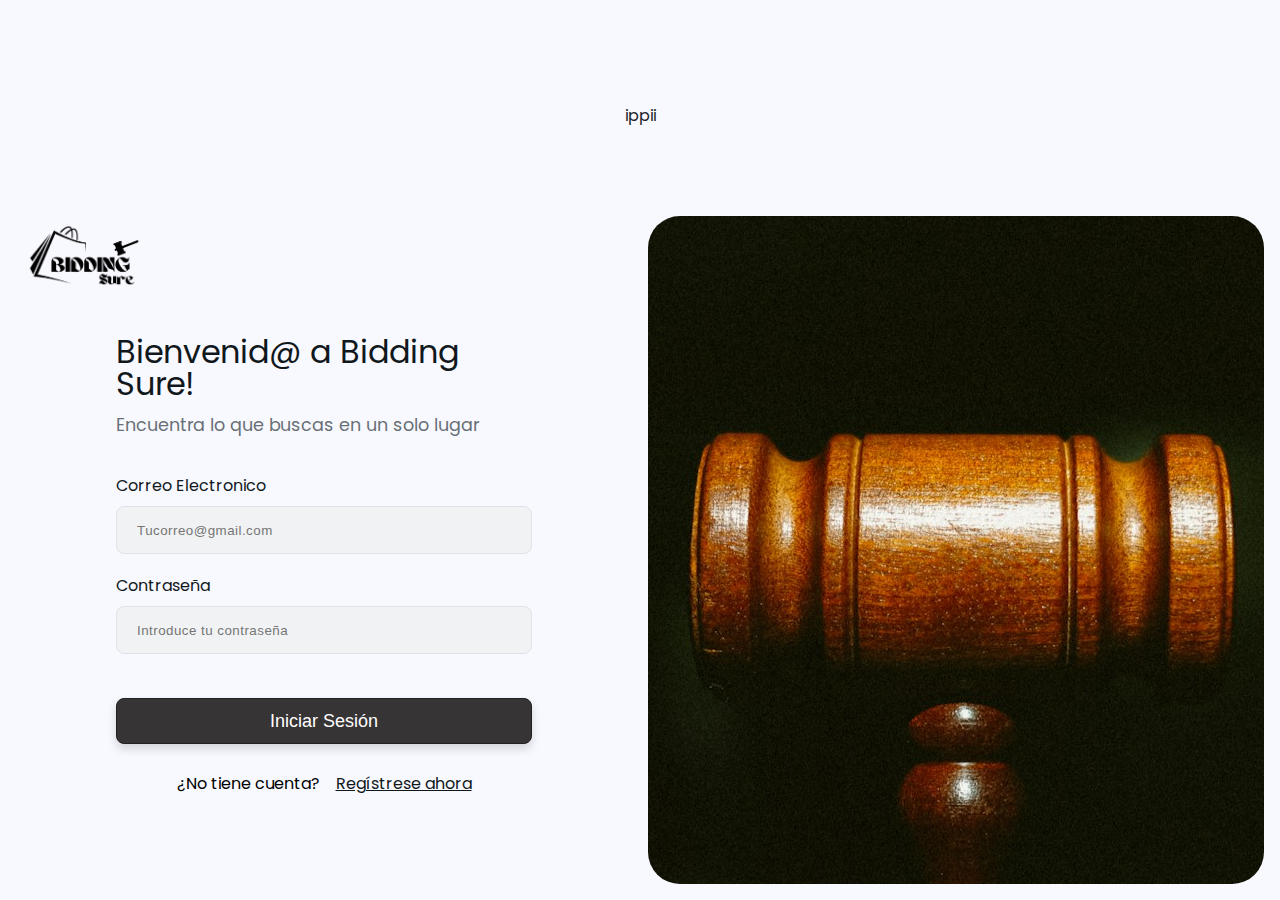
<file: CreaJ2024/HTML/InicioSesion.html>
ippii

<!DOCTYPE html>
<html lang="en">
<head>
    <meta charset="UTF-8">
    <title>Inicio de sesion</title>
    <meta name="viewport" content="width=device-width, initial-scale=1.0">
    <link rel="preconnect" href="https://fonts.googleapis.com">
    <link rel="shortcut icon" href="../Imagenes/logo-mini.png" type="image/x-icon">
    <link rel="preconnect" href="https://fonts.gstatic.com" crossorigin>
    <link href="https://fonts.googleapis.com/css2?family=Poppins&display=swap" rel="stylesheet">
    <link rel="stylesheet" href="../css/estilos.css">
</head>
<body class="BoddyDos">
    <div class="form-wrapper">
        <main class="form-side">
            <a href="../HTML/index.html" title="Logo">
                <img src="../Imagenes/Logo_grande_negro.png" alt="Laplace Logo" class="logo">
            </a>
            <form class="my-form">
                <div class="form-welcome-row">
                    <h1>Bienvenid@ a Bidding Sure!</h1>
                    <h2>Encuentra lo que buscas en un solo lugar</h2>
                </div>
                <div class="text-field">
                    <label for="email">Correo Electronico</label>
                    <input type="email" id="email" name="email" autocomplete="off" placeholder="Tucorreo@gmail.com"
                        required>
                    <div class="error-message">Email in incorrect format</div>
                </div>
                <div class="text-field">
                    <label for="password">Contraseña</label>
                    <input id="password" type="password" name="password" placeholder="Introduce tu contraseña" title="Mínimo 6 caracteres, al menos 1 alfabeto y 1 número"
                        pattern="^(?=.*[A-Za-z])(?=.*\d)[A-Za-z\d]{6,}$" required>
                    <div class="error-message">Mínimo 6 caracteres, al menos 1 alfabeto y 1 número</div>
                </div>
                <button class="my-form__button" type="submit">
                    Iniciar Sesión
                </button>
                <div class="my-form__actions">
                    <div class="my-form__row_Cuenta">
                        <span>¿No tiene cuenta?</span>
                        <a href="../HTML/Registro.html" title="Reset Password">
                            Regístrese ahora
                        </a>
                    </div>
                </div>
            </form>
        </main>
        <aside class="info-side"></aside>
    </div>
    
</body>
</html>
</file>
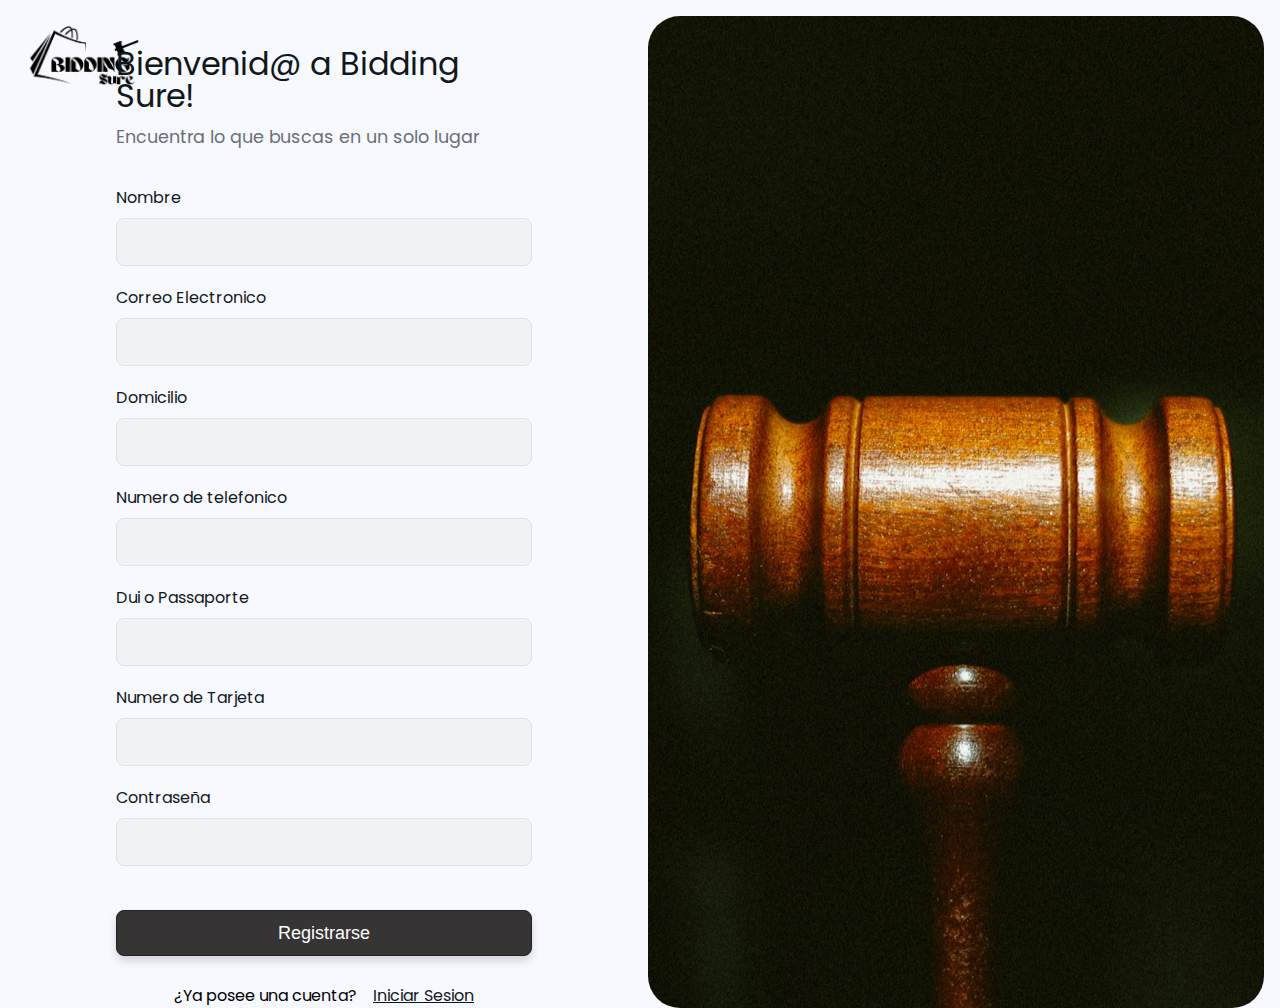
<file: CreaJ2024/HTML/Registro.html>
<!DOCTYPE html>
<html lang="en">
<head>
    <meta charset="UTF-8">
    <title>Registro</title>
    <meta name="viewport" content="width=device-width, initial-scale=1.0">
    <link rel="preconnect" href="https://fonts.googleapis.com">
    <link rel="shortcut icon" href="../Imagenes/logo-mini.png" type="image/x-icon">
    <link rel="preconnect" href="https://fonts.gstatic.com" crossorigin>
    <link href="https://fonts.googleapis.com/css2?family=Poppins&display=swap" rel="stylesheet">
    <link rel="stylesheet" href="../css/estilos.css">
</head>
<body class="BoddyDos">
    <div class="form-wrapper">
        <main class="form-side">
            <a href="../HTML/index.html" title="Logo">
                <img src="../Imagenes/Logo_grande_negro.png" alt="Laplace Logo" class="logo">
            </a>
            <form class="my-form">
                <div class="form-welcome-row">
                    <h1>Bienvenid@ a Bidding Sure!</h1>
                    <h2>Encuentra lo que buscas en un solo lugar</h2>
                </div>
                <div class="text-field">
                    <label for="email">Nombre</label>
                    <input type="text" id="NomUsuario" name="NombreUsuario" autocomplete="off"
                        required>
                    <div class="error-message">Nombre de Usuario No valido</div>
                </div>
                <div class="text-field">
                    <label for="email">Correo Electronico</label>
                    <input type="email" id="email" name="email" autocomplete="off"
                        required>
                    <div class="error-message">Email in incorrect format</div>
                </div>
                <div class="text-field">
                    <label for="email">Domicilio</label>
                    <input type="Texto" id="Ubi" name="Ubicacion" autocomplete="off"
                        required>
                    <div class="error-message">ubicacion no encontrada.. Introduzca una direccion valida</div>
                </div>
                <div class="text-field">
                    <label for="email">Numero de telefonico</label>
                    <input type="text" id="NumTelefonico" name="NumeroTelf" autocomplete="off"
                        required>
                    <div class="error-message">Numero de digitos supera el numero de caracteres </div>
                </div>
                <div class="text-field">
                    <label for="email">Dui o Passaporte</label>
                    <input type="text" id="NumDeIdentificacion" name="NumIdentificacion" autocomplete="off"
                        required>
                    <div class="error-message">Numero de digitos no validos</div>
                </div>
                <div class="text-field">
                    <label for="email">Numero de Tarjeta</label>
                    <input type="text" id="TarjetaCred" name="Tarjeta" autocomplete="off"
                        required>
                    <div class="error-message">Numero de digitos no validos</div>
                </div>
                <div class="text-field">
                    <label for="password">Contraseña</label>
                    <input id="password" type="password" name="Contra"  title="Contraseña"
                        pattern="^(?=.*[A-Za-z])(?=.*\d)[A-Za-z\d]{6,}$" required>
                    <div class="error-message">Mínimo 6 caracteres, al menos 1 alfabeto y 1 número</div>
                </div>
                <button class="my-form__button" type="submit">
                    Registrarse
                </button>
                <div class="my-form__actions">
                    <div class="my-form__row_Cuenta">
                        <span>¿Ya posee una cuenta?</span>
                        <a href="../HTML/InicioSesion.html" title="Reset Password">
                            Iniciar Sesion
                        </a>
                    </div>
                </div>
            </form>
        </main>
        <aside class="info-side"></aside>
    </div>
    
</body>
</html>
</file>
<file: CreaJ2024/css/estilos.css>
:root {
    --primary-color: #191919;
    --primary: #408CF9;
    --white: #FFFFFF;
    --sidebar-primary-hover: #2B2B2F;
    --sidebar-background: #141318;
    --background: #F3F5F6;
    --text-link: #FFFFFF;
    --expand-button: #408CF9;
    --logout: #FA7575;
    --search-background: #2B2B2F;
}

:root {
    --bs-blue: #0d6efd;
    --bs-indigo: #6610f2;
    --bs-purple: #6f42c1;
    --bs-pink: #d63384;
    --bs-red: #dc3545;
    --bs-orange: #fd7e14;
    --bs-yellow: #ffc107;
    --bs-green: #198754;
    --bs-teal: #20c997;
    --bs-cyan: #0dcaf0;
    --bs-black: #000;
    --bs-white: #fff;
    --bs-gray: #6c757d;
    --bs-gray-dark: #343a40;
    --bs-gray-100: #f8f9fa;
    --bs-gray-200: #e9ecef;
    --bs-gray-300: #dee2e6;
    --bs-gray-400: #ced4da;
    --bs-gray-500: #adb5bd;
    --bs-gray-600: #6c757d;
    --bs-gray-700: #495057;
    --bs-gray-800: #343a40;
    --bs-gray-900: #212529;
    --bs-primary: #0d6efd;
    --bs-secondary: #6c757d;
    --bs-success: #198754;
    --bs-info: #0dcaf0;
    --bs-warning: #ffc107;
    --bs-danger: #dc3545;
    --bs-light: #f8f9fa;
    --bs-dark: #212529;
    --bs-primary-rgb: 13, 110, 253;
    --bs-secondary-rgb: 108, 117, 125;
    --bs-success-rgb: 25, 135, 84;
    --bs-info-rgb: 13, 202, 240;
    --bs-warning-rgb: 255, 193, 7;
    --bs-danger-rgb: 220, 53, 69;
    --bs-light-rgb: 248, 249, 250;
    --bs-dark-rgb: 33, 37, 41;
    --bs-white-rgb: 255, 255, 255;
    --bs-black-rgb: 0, 0, 0;
    --bs-body-color-rgb: 33, 37, 41;
    --bs-body-bg-rgb: 255, 255, 255;
    --bs-font-sans-serif: system-ui, -apple-system, "Segoe UI", Roboto, "Helvetica Neue", "Noto Sans", "Liberation Sans", Arial, sans-serif, "Apple Color Emoji", "Segoe UI Emoji", "Segoe UI Symbol", "Noto Color Emoji";
    --bs-font-monospace: SFMono-Regular, Menlo, Monaco, Consolas, "Liberation Mono", "Courier New", monospace;
    --bs-gradient: linear-gradient(180deg, rgba(255, 255, 255, 0.15), rgba(255, 255, 255, 0));
    --bs-body-font-family: var(--bs-font-sans-serif);
    --bs-body-font-size: 1rem;
    --bs-body-font-weight: 400;
    --bs-body-line-height: 1.5;
    --bs-body-color: #212529;
    --bs-body-bg: #fff;
    --bs-border-width: 1px;
    --bs-border-style: solid;
    --bs-border-color: #dee2e6;
    --bs-border-color-translucent: rgba(0, 0, 0, 0.175);
    --bs-border-radius: 0.375rem;
    --bs-border-radius-sm: 0.25rem;
    --bs-border-radius-lg: 0.5rem;
    --bs-border-radius-xl: 1rem;
    --bs-border-radius-2xl: 2rem;
    --bs-border-radius-pill: 50rem;
    --bs-link-color: #0d6efd;
    --bs-link-hover-color: #0a58ca;
    --bs-code-color: #d63384;
    --bs-highlight-bg: #fff3cd;
  }
  
  *,
  *::before,
  *::after {
    box-sizing: border-box;
  }
  
  @media (prefers-reduced-motion: no-preference) {
    :root {
      scroll-behavior: smooth;
    }
  }
  
  body {
    margin: 0;
    font-family: var(--bs-body-font-family);
    font-size: var(--bs-body-font-size);
    font-weight: var(--bs-body-font-weight);
    line-height: var(--bs-body-line-height);
    color: var(--bs-body-color);
    text-align: var(--bs-body-text-align);
    background-color: var(--bs-body-bg);
    -webkit-text-size-adjust: 100%;
    -webkit-tap-highlight-color: rgba(0, 0, 0, 0);
  }
  
  hr {
    margin: 1rem 0;
    color: inherit;
    border: 0;
    border-top: 1px solid;
    opacity: 0.25;
  }
  
  
  .navbar {
    --bs-navbar-padding-x: 0;
    --bs-navbar-padding-y: 0.5rem;
    --bs-navbar-color: rgba(0, 0, 0, 0.55);
    --bs-navbar-hover-color: rgba(0, 0, 0, 0.7);
    --bs-navbar-disabled-color: rgba(0, 0, 0, 0.3);
    --bs-navbar-active-color: rgba(0, 0, 0, 0.9);
    --bs-navbar-brand-padding-y: 0.3125rem;
    --bs-navbar-brand-margin-end: 1rem;
    --bs-navbar-brand-font-size: 1.25rem;
    --bs-navbar-brand-color: rgba(0, 0, 0, 0.9);
    --bs-navbar-brand-hover-color: rgba(0, 0, 0, 0.9);
    --bs-navbar-nav-link-padding-x: 0.5rem;
    --bs-navbar-toggler-padding-y: 0.25rem;
    --bs-navbar-toggler-padding-x: 0.75rem;
    --bs-navbar-toggler-font-size: 1.25rem;
    --bs-navbar-toggler-icon-bg: url("data:image/svg+xml,%3csvg xmlns='http://www.w3.org/2000/svg' viewBox='0 0 30 30'%3e%3cpath stroke='rgba%280, 0, 0, 0.55%29' stroke-linecap='round' stroke-miterlimit='10' stroke-width='2' d='M4 7h22M4 15h22M4 23h22'/%3e%3c/svg%3e");
    --bs-navbar-toggler-border-color: rgba(0, 0, 0, 0.1);
    --bs-navbar-toggler-border-radius: 0.375rem;
    --bs-navbar-toggler-focus-width: 0.25rem;
    --bs-navbar-toggler-transition: box-shadow 0.15s ease-in-out;
    position: relative;
    display: flex;
    flex-wrap: wrap;
    align-items: center;
    justify-content: space-between;
    padding: var(--bs-navbar-padding-y) var(--bs-navbar-padding-x);
  }
  .navbar > .container,
  .navbar > .container-fluid,
  .navbar > .container-sm,
  .navbar > .container-md,
  .navbar > .container-lg,
  .navbar > .container-xl,
  .navbar > .container-xxl {
    display: flex;
    flex-wrap: inherit;
    align-items: center;
    justify-content: space-between;
  }
  .navbar-brand {
    padding-top: var(--bs-navbar-brand-padding-y);
    padding-bottom: var(--bs-navbar-brand-padding-y);
    margin-right: var(--bs-navbar-brand-margin-end);
    font-size: var(--bs-navbar-brand-font-size);
    color: var(--bs-navbar-brand-color);
    text-decoration: none;
    white-space: nowrap;
  }
  .navbar-brand:hover, .navbar-brand:focus {
    color: var(--bs-navbar-brand-hover-color);
  }
  
  .navbar-nav {
    --bs-nav-link-padding-x: 0;
    --bs-nav-link-padding-y: 0.5rem;
    --bs-nav-link-font-weight: ;
    --bs-nav-link-color: var(--bs-navbar-color);
    --bs-nav-link-hover-color: var(--bs-navbar-hover-color);
    --bs-nav-link-disabled-color: var(--bs-navbar-disabled-color);
    display: flex;
    flex-direction: column;
    padding-left: 0;
    margin-bottom: 0;
    list-style: none;
  }
  .navbar-nav .show > .nav-link,
  .navbar-nav .nav-link.active {
    color: var(#FFFFFF);
  }
  .navbar-nav .dropdown-menu {
    position: static;
  }
  
  .navbar-text {
    padding-top: 0.5rem;
    padding-bottom: 0.5rem;
    color: var(--bs-navbar-color);
  }
  .navbar-text a,
  .navbar-text a:hover,
  .navbar-text a:focus {
    color: var(--bs-navbar-active-color);
  }
  
  .navbar-collapse {
    flex-basis: 100%;
    flex-grow: 1;
    align-items: center;
  }
  
  .navbar-toggler {
    padding: var(--bs-navbar-toggler-padding-y) var(--bs-navbar-toggler-padding-x);
    font-size: var(--bs-navbar-toggler-font-size);
    line-height: 1;
    color: var(--bs-navbar-color);
    background-color: transparent;
    border: var(--bs-border-width) solid var(--bs-navbar-toggler-border-color);
    border-radius: var(--bs-navbar-toggler-border-radius);
    transition: var(--bs-navbar-toggler-transition);
  }
  @media (prefers-reduced-motion: reduce) {
    .navbar-toggler {
      transition: none;
    }
  }
  .navbar-toggler:hover {
    text-decoration: none;
  }
  .navbar-toggler:focus {
    text-decoration: none;
    outline: 0;
    box-shadow: 0 0 0 var(--bs-navbar-toggler-focus-width);
  }
  
  .navbar-toggler-icon {
    display: inline-block;
    width: 1.5em;
    height: 1.5em;
    vertical-align: middle;
    background-image: var(--bs-navbar-toggler-icon-bg);
    background-repeat: no-repeat;
    background-position: center;
    background-size: 100%;
  }
  
  .navbar-nav-scroll {
    max-height: var(--bs-scroll-height, 75vh);
    overflow-y: auto;
  }
  
  @media (min-width: 576px) {
    .navbar-expand-sm {
      flex-wrap: nowrap;
      justify-content: flex-start;
    }
    .navbar-expand-sm .navbar-nav {
      flex-direction: row;
    }
    .navbar-expand-sm .navbar-nav .dropdown-menu {
      position: absolute;
    }
    .navbar-expand-sm .navbar-nav .nav-link {
      padding-right: var(--bs-navbar-nav-link-padding-x);
      padding-left: var(--bs-navbar-nav-link-padding-x);
    }
    .navbar-expand-sm .navbar-nav-scroll {
      overflow: visible;
    }
    .navbar-expand-sm .navbar-collapse {
      display: flex !important;
      flex-basis: auto;
    }
    .navbar-expand-sm .navbar-toggler {
      display: none;
    }
    .navbar-expand-sm .offcanvas {
      position: static;
      z-index: auto;
      flex-grow: 1;
      width: auto !important;
      height: auto !important;
      visibility: visible !important;
      background-color: transparent !important;
      border: 0 !important;
      transform: none !important;
      transition: none;
    }
    .navbar-expand-sm .offcanvas .offcanvas-header {
      display: none;
    }
    .navbar-expand-sm .offcanvas .offcanvas-body {
      display: flex;
      flex-grow: 0;
      padding: 0;
      overflow-y: visible;
    }
  }
  @media (min-width: 768px) {
    .navbar-expand-md {
      flex-wrap: nowrap;
      justify-content: flex-start;
    }
    .navbar-expand-md .navbar-nav {
      flex-direction: row;
    }
    .navbar-expand-md .navbar-nav .dropdown-menu {
      position: absolute;
    }
    .navbar-expand-md .navbar-nav .nav-link {
      padding-right: var(--bs-navbar-nav-link-padding-x);
      padding-left: var(--bs-navbar-nav-link-padding-x);
    }
    .navbar-expand-md .navbar-nav-scroll {
      overflow: visible;
    }
    .navbar-expand-md .navbar-collapse {
      display: flex !important;
      flex-basis: auto;
    }
    .navbar-expand-md .navbar-toggler {
      display: none;
    }
    .navbar-expand-md .offcanvas {
      position: static;
      z-index: auto;
      flex-grow: 1;
      width: auto !important;
      height: auto !important;
      visibility: visible !important;
      background-color: transparent !important;
      border: 0 !important;
      transform: none !important;
      transition: none;
    }
    .navbar-expand-md .offcanvas .offcanvas-header {
      display: none;
    }
    .navbar-expand-md .offcanvas .offcanvas-body {
      display: flex;
      flex-grow: 0;
      padding: 0;
      overflow-y: visible;
    }
  }
  @media (min-width: 992px) {
    .navbar-expand-lg {
      flex-wrap: nowrap;
      justify-content: flex-start;
    }
    .navbar-expand-lg .navbar-nav {
      flex-direction: row;
    }
    .navbar-expand-lg .navbar-nav .dropdown-menu {
      position: absolute;
    }
    .navbar-expand-lg .navbar-nav .nav-link {
      padding-right: var(--bs-navbar-nav-link-padding-x);
      padding-left: var(--bs-navbar-nav-link-padding-x);
    }
    .navbar-expand-lg .navbar-nav-scroll {
      overflow: visible;
    }
    .navbar-expand-lg .navbar-collapse {
      display: flex !important;
      flex-basis: auto;
    }
    .navbar-expand-lg .navbar-toggler {
      display: none;
    }
    .navbar-expand-lg .offcanvas {
      position: static;
      z-index: auto;
      flex-grow: 1;
      width: auto !important;
      height: auto !important;
      visibility: visible !important;
      background-color: transparent !important;
      border: 0 !important;
      transform: none !important;
      transition: none;
    }
    .navbar-expand-lg .offcanvas .offcanvas-header {
      display: none;
    }
    .navbar-expand-lg .offcanvas .offcanvas-body {
      display: flex;
      flex-grow: 0;
      padding: 0;
      overflow-y: visible;
    }
  }
  @media (min-width: 1200px) {
    .navbar-expand-xl {
      flex-wrap: nowrap;
      justify-content: flex-start;
    }
    .navbar-expand-xl .navbar-nav {
      flex-direction: row;
    }
    .navbar-expand-xl .navbar-nav .dropdown-menu {
      position: absolute;
    }
    .navbar-expand-xl .navbar-nav .nav-link {
      padding-right: var(--bs-navbar-nav-link-padding-x);
      padding-left: var(--bs-navbar-nav-link-padding-x);
    }
    .navbar-expand-xl .navbar-nav-scroll {
      overflow: visible;
    }
    .navbar-expand-xl .navbar-collapse {
      display: flex !important;
      flex-basis: auto;
    }
    .navbar-expand-xl .navbar-toggler {
      display: none;
    }
    .navbar-expand-xl .offcanvas {
      position: static;
      z-index: auto;
      flex-grow: 1;
      width: auto !important;
      height: auto !important;
      visibility: visible !important;
      background-color: transparent !important;
      border: 0 !important;
      transform: none !important;
      transition: none;
    }
    .navbar-expand-xl .offcanvas .offcanvas-header {
      display: none;
    }
    .navbar-expand-xl .offcanvas .offcanvas-body {
      display: flex;
      flex-grow: 0;
      padding: 0;
      overflow-y: visible;
    }
  }
  @media (min-width: 1400px) {
    .navbar-expand-xxl {
      flex-wrap: nowrap;
      justify-content: flex-start;
    }
    .navbar-expand-xxl .navbar-nav {
      flex-direction: row;
    }
    .navbar-expand-xxl .navbar-nav .dropdown-menu {
      position: absolute;
    }
    .navbar-expand-xxl .navbar-nav .nav-link {
      padding-right: var(--bs-navbar-nav-link-padding-x);
      padding-left: var(--bs-navbar-nav-link-padding-x);
    }
    .navbar-expand-xxl .navbar-nav-scroll {
      overflow: visible;
    }
    .navbar-expand-xxl .navbar-collapse {
      display: flex !important;
      flex-basis: auto;
    }
    .navbar-expand-xxl .navbar-toggler {
      display: none;
    }
    .navbar-expand-xxl .offcanvas {
      position: static;
      z-index: auto;
      flex-grow: 1;
      width: auto !important;
      height: auto !important;
      visibility: visible !important;
      background-color: transparent !important;
      border: 0 !important;
      transform: none !important;
      transition: none;
    }
    .navbar-expand-xxl .offcanvas .offcanvas-header {
      display: none;
    }
    .navbar-expand-xxl .offcanvas .offcanvas-body {
      display: flex;
      flex-grow: 0;
      padding: 0;
      overflow-y: visible;
    }
  }
  .navbar-expand {
    flex-wrap: nowrap;
    justify-content: flex-start;
  }
  .navbar-expand .navbar-nav {
    flex-direction: row;
  }
  .navbar-expand .navbar-nav .dropdown-menu {
    position: absolute;
  }
  .navbar-expand .navbar-nav .nav-link {
    padding-right: var(--bs-navbar-nav-link-padding-x);
    padding-left: var(--bs-navbar-nav-link-padding-x);
  }
  .navbar-expand .navbar-nav-scroll {
    overflow: visible;
  }
  .navbar-expand .navbar-collapse {
    display: flex !important;
    flex-basis: auto;
  }
  .navbar-expand .navbar-toggler {
    display: none;
  }
  .navbar-expand .offcanvas {
    position: static;
    z-index: auto;
    flex-grow: 1;
    width: auto !important;
    height: auto !important;
    visibility: visible !important;
    background-color: transparent !important;
    border: 0 !important;
    transform: none !important;
    transition: none;
  }
  
    
  .navbar-dark {
      --bs-navbar-color: rgba(255, 255, 255, 0.55);
      --bs-navbar-hover-color: rgba(255, 255, 255, 0.75);
      --bs-navbar-disabled-color: rgba(255, 255, 255, 0.25);
      --bs-navbar-active-color: #fff;
      --bs-navbar-brand-color: #fff;
      --bs-navbar-brand-hover-color: #fff;
      --bs-navbar-toggler-border-color: rgba(255, 255, 255, 0.1);
      --bs-navbar-toggler-icon-bg: url("data:image/svg+xml,%3csvg xmlns='http://www.w3.org/2000/svg' viewBox='0 0 30 30'%3e%3cpath stroke='rgba%28255, 255, 255, 0.55%29' stroke-linecap='round' stroke-miterlimit='10' stroke-width='2' d='M4 7h22M4 15h22M4 23h22'/%3e%3c/svg%3e");
  }
  
  .fixed-top, .sb-nav-fixed #layoutSidenav #layoutSidenav_nav, .sb-nav-fixed .sb-topnav {
    position: fixed;
    top: 0;
    right: 0;
    left: 0;
    z-index: 1030;
    justify-content: space-between;
  }
  
  
  @media (min-width: 576px) {
    .sticky-sm-top {
      position: sticky;
      top: 0;
      z-index: 1020;
    }
    .sticky-sm-bottom {
      position: sticky;
      bottom: 0;
      z-index: 1020;
    }
  }
  @media (min-width: 768px) {
    .sticky-md-top {
      position: sticky;
      top: 0;
      z-index: 1020;
    }
    .sticky-md-bottom {
      position: sticky;
      bottom: 0;
      z-index: 1020;
    }
  }
  @media (min-width: 992px) {
    .sticky-lg-top {
      position: sticky;
      top: 0;
      z-index: 1020;
    }
    .sticky-lg-bottom {
      position: sticky;
      bottom: 0;
      z-index: 1020;
    }
  }
  @media (min-width: 1200px) {
    .sticky-xl-top {
      position: sticky;
      top: 0;
      z-index: 1020;
    }
    .sticky-xl-bottom {
      position: sticky;
      bottom: 0;
      z-index: 1020;
    }
  }
  @media (min-width: 1400px) {
    .sticky-xxl-top {
      position: sticky;
      top: 0;
      z-index: 1020;
    }
    .sticky-xxl-bottom {
      position: sticky;
      bottom: 0;
      z-index: 1020;
    }
  }
  
  
  
  html,
  body {
    height: 100%;
  }
  
  #layoutAuthentication {
    display: flex;
    flex-direction: column;
    min-height: 100vh;
  }
  #layoutAuthentication #layoutAuthentication_content {
    min-width: 0;
    flex-grow: 1;
  }
  #layoutAuthentication #layoutAuthentication_footer {
    min-width: 0;
  }
  
  #layoutSidenav {
    display: flex;
  }
  #layoutSidenav #layoutSidenav_nav {
    flex-basis: 225px;
    flex-shrink: 0;
    transition: transform 0.15s ease-in-out;
    z-index: 1038;
    transform: translateX(-225px);
  }
  
  .sb-sidenav-toggled #layoutSidenav #layoutSidenav_nav {
    transform: translateX(0);
  }
  
  .sb-nav-fixed .sb-topnav {
    z-index: 1039;
  }
  .sb-nav-fixed #layoutSidenav #layoutSidenav_nav {
    width: 225px;
    height: 100vh;
    z-index: 1038;
  }
  .sb-nav-fixed #layoutSidenav #layoutSidenav_nav .sb-sidenav {
    padding-top: 56px;
  }
  .sb-nav-fixed #layoutSidenav #layoutSidenav_nav .sb-sidenav .sb-sidenav-menu {
    overflow-y: auto;
  }
  
  .nav .nav-link .sb-nav-link-icon,
  .sb-sidenav-menu .nav-link .sb-nav-link-icon {
    margin-right: 0.5rem;
    font-size: 2rem;
  }
  
  .sb-topnav {
    padding-left: 0;
    height: 56px;
    z-index: 1039;
  }
  .sb-topnav .navbar-brand {
    width: 225px;
    margin: 0;
  }
  .sb-topnav.navbar-dark #sidebarToggle {
    color: rgba(255, 255, 255, 0.5);
  }
  .sb-topnav.navbar-light #sidebarToggle {
    color: #212529;
  }
  
  .sb-sidenav {
    display: flex;
    flex-direction: column;
    height: 100%;
    flex-wrap: nowrap;
  }
  .sb-sidenav .sb-sidenav-menu {
    flex-grow: 1;
  }
  .sb-sidenav .sb-sidenav-menu .nav {
    flex-direction: column;
    flex-wrap: nowrap;
  }
  .sb-sidenav .sb-sidenav-menu .nav .sb-sidenav-menu-heading {
    padding: 1.75rem 1rem 0.75rem;
    font-size: 1.7rem;
    font-weight: bold;
    text-transform: uppercase;
  }
  .sb-sidenav .sb-sidenav-menu .nav .nav-link {
    display: flex;
    align-items: center;
    padding-top: 0.75rem;
    padding-bottom: 0.75rem;
    position: relative;
    font-size: 1.5rem;
  }
  .sb-sidenav .sb-sidenav-menu .nav .nav-link .sb-nav-link-icon {
    font-size: 1rem;
  }
  .sb-sidenav .sb-sidenav-menu .nav .nav-link .sb-sidenav-collapse-arrow {
    display: inline-block;
    margin-left: auto;
    transition: transform 0.15s ease;
  }
  .sb-sidenav .sb-sidenav-menu .nav .nav-link.collapsed .sb-sidenav-collapse-arrow {
    transform: rotate(-90deg);
  }
  .sb-sidenav .sb-sidenav-menu .nav .sb-sidenav-menu-nested {
    margin-left: 1.5rem;
    flex-direction: column;
  }
  .sb-sidenav .sb-sidenav-footer {
    padding: 0.75rem;
    flex-shrink: 0;
  }
  
  .sb-sidenav-dark {
    background-color: #212529;
    color: rgba(255, 255, 255, 0.5);
  }
  .sb-sidenav-dark .sb-sidenav-menu .sb-sidenav-menu-heading {
    color: rgba(255, 255, 255, 0.25);
  }
  .sb-sidenav-dark .sb-sidenav-menu .nav-link {
    color: rgba(255, 255, 255, 0.5);
  }
  .sb-sidenav-dark .sb-sidenav-menu .nav-link .sb-nav-link-icon {
    color: rgba(255, 255, 255, 0.25);
  }
  .sb-sidenav-dark .sb-sidenav-menu .nav-link .sb-sidenav-collapse-arrow {
    color: rgba(255, 255, 255, 0.25);
  }
  .sb-sidenav-dark .sb-sidenav-menu .nav-link:hover {
    color: #fff;
  }
  .sb-sidenav-dark .sb-sidenav-menu .nav-link.active {
    color: #fff;
  }
  .sb-sidenav-dark .sb-sidenav-menu .nav-link.active .sb-nav-link-icon {
    color: #fff;
  }
  .sb-sidenav-dark .sb-sidenav-footer {
    background-color: #343a40;
  }
  
  .sb-sidenav-light {
    background-color: #f8f9fa;
    color: #212529;
  }
  .sb-sidenav-light .sb-sidenav-menu .sb-sidenav-menu-heading {
    color: #adb5bd;
  }
  .sb-sidenav-light .sb-sidenav-menu .nav-link {
    color: #212529;
  }
  .sb-sidenav-light .sb-sidenav-menu .nav-link .sb-nav-link-icon {
    color: #adb5bd;
  }
  .sb-sidenav-light .sb-sidenav-menu .nav-link .sb-sidenav-collapse-arrow {
    color: #adb5bd;
  }
  .sb-sidenav-light .sb-sidenav-menu .nav-link:hover {
    color: #0d6efd;
  }
  .sb-sidenav-light .sb-sidenav-menu .nav-link.active {
    color: #0d6efd;
  }
  .sb-sidenav-light .sb-sidenav-menu .nav-link.active .sb-nav-link-icon {
    color: #0d6efd;
  }
  .sb-sidenav-light .sb-sidenav-footer {
    background-color: #e9ecef;
  }

.banerTexto{
    position: absolute;
    top: 10%;
    color: #FFFFFF;
    padding: 13%;
    left: 10px;
    font-family: "Bebas Neue", sans-serif;
}

.esloganEstilo{
    font-size: 7rem;
    text-shadow:.1em 0.06em #000;
}

section{
    display: flex;
    flex-direction: column;
    align-items: center;
    justify-content: center;
}

.banerIndex{
    min-height: 450px;
    text-align: center;
}

.Donaciones{
  min-height: 450px;
  text-align: center;
}

@media screen and (max-width: 1317px) {
    .navbar-brand{
        display: none;
    }


    .esloganEstilo{
        padding-top: 50px;
        font-size: 5rem;
    }
}
@media screen and (max-width: 1061px) {
    .navbar-brand{
        display: none;
    }


    .esloganEstilo{
        padding-top: 50px;
        font-size: 4rem;
    }
}
@media screen and (max-width: 950px) {
    .navbar-brand{
        display: none;
    }


    .esloganEstilo{
        padding-top: 50px;
        font-size: 3rem;
    }
}
@media screen and (max-width: 767px) {
    .navbar-brand{
        display: none;
    }


    .esloganEstilo{
        padding-top: 50px;
        font-size: 3rem;
    }
}
@media screen and (max-width: 767px) {
    .navbar-brand{
        display: none;
    }


    .esloganEstilo{
        padding-top: 50px;
        font-size: 2.5rem;
    }
}

.LetrasFooter{
    color: rgb(255, 255, 255);
    font-family: "Bebas Neue", sans-serif;
    font-size: 2rem;
}

.LetrasDesa{
    color: white;
}

.LetrasFooterMini{
    color: rgb(255, 255, 255);
    font-family: "Bebas Neue", sans-serif;
    font-size: 1rem;
}

.nav-link{
    color: rgb(255, 255, 255);
    font-family: "Bebas Neue", sans-serif;
    font-size: 2rem;
}

footer {
  background-color: var(--primary-color);
  width: 100%;
  min-width: 0rem;
  display: flex;
  align-items: center;
  flex-direction: column;
}

.footer-wrapper {
  display: flex;
  flex-direction: column;
  max-width: 80rem;
  width: 100%;
  padding: 1rem;
}

.RedesSociales{
    display: flex;
}

.X{
    color: white;
    padding: 10px;
}

.whatsapp{
    color: white;
    padding: 10px;
}

.Instagram{
    color: white;
    padding: 10px;
}

.Facebook{
    color: white;
    padding: 10px;
}

.footer-links {
  display: flex;
  flex-direction: row;
  flex-wrap: wrap;
  flex-grow: 4;
  gap: 3rem 1rem;
}

.footer-columns {
  display: flex;
  flex-wrap: wrap;
}

.footer-columns section, 
.footer-columns .footer-logo {
  display: flex;
  flex-direction: column;
  flex: 1 0 10rem;
  max-width: 10rem;
}

.footer-columns ul {
  display: flex;
  gap: 0.75rem;
  list-style-type: none;
  padding: 0;
  margin: 0;
  flex-direction: column;
  font-weight: 600;
}

.footer-columns ul a {
  color: var(--text-color);
  text-decoration: none;
}

.footer-columns ul a:hover{
  text-decoration: underline;
}

.footer-columns h3 {
  color: var(--text-heading-gray);
  margin-top: 0;
  margin-bottom: 1rem;
  font-size: 1rem;
}

.footer-logo {
    margin-top: 5%;
  display: flex;
  gap: 1rem;
  flex-grow: 1;
  max-width: 10rem;
  margin-bottom: 4rem;
}



.footer-logo svg {
  stroke: var(--text-color);
  stroke-width: 0.5rem;
  width: 1.4rem;
  height: 3rem;
}

.footer-bottom {
  margin-top: 3rem;
  display: flex;
  align-items: end;
  width: 100%;
  gap: 1rem;
  padding: 1rem 0px;
  flex-wrap: wrap;
  justify-content: space-between;
  color: var(--text-color);
  border-top: 1px solid var(
      --border);
}

.footer-bottom > small {
  margin: 0 0.25rem;
}

.footer-headline > h2 {
  margin: 0;
  font-size: 1rem;
  color: var(--text-primary);
}

.footer-headline > p {
  color: var(--text-color);
  margin: 0.25rem 0 1.25rem 0;
}

.footer-description {
  display: flex;
  flex-direction: column;
  justify-content: space-between;
}

.footer-description h3 {
  margin-bottom: 0.5rem;
}

/*? socials */

.social-wrapper {
  display: flex;
  width: 100%;
  gap: 0.5rem;
  padding: 0.5rem 0;
  justify-content: end;
  margin-bottom: 1rem;
  align-items: center;
  color: var(--text-color);
}

.social-links {
  display: flex;
  gap: 0.5rem;
  align-items: center;
}

.social-links img {
  width: 1.5rem;
  height: 1.5rem;
  transition: all 0.2s ease-in-out;
}

.social-links img:hover {
  transform: scale(1.1);
}

.social-links ul {
  display: flex;
  flex-wrap: wrap;
  gap: 0.75rem;
  list-style-type: none;
  
}

/*? mobile */
@media (min-width: 926px) {
  .footer-logo {
      margin-right: auto;
  }
}

@media (max-width: 800px) {
  .footer-top {
      display: flex;
      flex-direction: column;
      align-items: center;
      text-align: center;
      padding: 1rem 0.5rem 2rem 0.5rem;
  }

  .footer-bottom {
      display: flex;
      flex-direction: column;
      align-items: center;
      justify-content: center;
      margin: 0 auto;
      text-align: center;
  }

  .social-wrapper {
      justify-content: center;
  }
}


:root {
    --primary: #000000;
    --primary-light: #22211F;
    --primary-disabled: #363435;
    --primary-lighter: #454344;
    --secondary: #1D1D1D;
    --text: #11181C;
    --text-gray: #687076;
    --text-placeholder: #8890A7;
    --border: #DFE3E6;
    --btn-bg: #EDEDED;
    --input-bg: #F1F2F3;
    --background: #F8F8FF;
    --error: #e5484d;
}

html {
    height: 100%;
}

.BoddyDos {
    font-family: 'Poppins', sans-serif;
    height: 100%;
    padding: 1rem;
    display: grid;
    place-items: center;
    background: var(--background);
}

* {
    margin: 0;
    padding: 0;
    box-sizing: border-box;
}

*::selection {
    background: var(--primary-light);
    color: white;
}

.form-welcome-row {
    margin-bottom: 1rem;
}

.form-welcome-row h1 {
    color: var(--text);
    font-size: 2rem;
    line-height: 2rem;
    font-weight: normal;
    margin-top: 2rem;
    margin-bottom: 0.75rem;
}

.form-welcome-row h2 {
    color: var(--text-gray);
    font-size: 1.10rem;
    font-weight: normal;
}

.form-wrapper {
    position: relative;
    display: grid;
    grid-template-columns: 1fr 1fr;
    margin: 0 auto;
    gap: 1rem;
    max-height: 200rem;
    height: 100%;
    width: 100%;
}

.form-side {
    display: flex;
    align-items: center;
    justify-content: center;
    padding: 0 1rem;
}

.logo {
    height: 4rem;
    position: absolute;
    top: 0.5rem;
    left: 0.5rem;
}

.my-form {
    display: flex;
    flex-direction: column;
    justify-content: start;
    position: relative;
    gap: 1.25rem;
    max-width: 26rem;
    width: 100%;
}
.my-form-Reclamos {
    display: flex;
    flex-direction: column;
    justify-content: start;
    position: relative;
    gap: 1.25rem;
    width: 36rem;
    background-color: #2B2B2F;
    color: white;
    padding-top: 5rem;
    padding-left:2rem ;
    padding-right: 2rem;
    padding-block-end: 5rem;
    border-radius: 20px;
    font-family: "Bebas Neue", sans-serif;
    font-size: 1.5rem;
}

.formularioReclamaciones{
  padding: 2rem;
  display: flex;
  flex-direction: row;
}

.FormularioIzquierda{
  padding: 3rem;
}

.FormularioDerecha{
  padding: 3rem;
}

.my-form__button {
    background: var(--primary);
    border: 1px solid var(--primary-light);
    color: white;
    white-space: nowrap;
    display: grid;
    place-items: center;
    margin-top: 1.5rem;
    line-height: 2.75rem;
    outline: none;
    border: none;
    font-size: 1.125rem;
    cursor: pointer;
    width: 100%;
    border-radius: 0.5rem;
    box-shadow: 0 5px 10px rgba(0, 0, 0, .15);
    transition: all .3s ease;
}

.my-form:invalid .my-form__button {
    pointer-events: none;
    background: var(--primary-disabled);
    border: 1px solid var(--primary-light);
}

.my-form__actions {
    display: flex;
    flex-direction: column;
    color: var(--secondary);
    gap: 1rem;
    margin-top: 0.5rem;
}

.my-form__actions a {
    color: var(--text);
}

.my-form__actions a:hover {
    color: var(--text-gray);
    text-decoration: underline;
}

.my-form__row_Cuenta {
    display: flex;
    justify-content: center;
    gap: 1rem;
    color: #000000;
}

.text-field {
    display: flex;
    flex-direction: column;
    gap: 0.5rem;
    color: #000;
}

.text-field input {
    color: var(#000);
    max-width: 100%;
    width: 100%;
    border: 1px solid var(--border);
    min-height: 3rem;
    letter-spacing: .03rem;
    outline: none;
    background: var(--input-bg);
    transition: .25s;
    border-radius: 0.5rem;
    text-indent: 1.25rem;
}

.text-field label {
    color: var(--text);
}

.text-field .TexFondoOscuro {
    color: white;
}

.text-field input:user-invalid {
    background: var(--white);
    color: var(--error);
    border: 1px solid var(--error);
}

.error-message {
    display: none;
}

.text-field input:user-invalid~.error-message {
    display: block;
    margin-top: 0.25rem;
    font-size: 0.8rem;
    color: var(--error);
}

.text-field input:focus {
    border: 1px solid var(--text);
    box-shadow: rgba(99, 99, 99, 0.2) 0px 1px 4px 0px;
}

/* aside */
.info-side {
    display: flex;
    justify-content: center;
    align-items: center;
    padding: 2rem;
    border-radius: 2rem;
    background: url('../Imagenes/mazo.jpg') repeat center center;
    background-position: cover;
    max-height: 90rem;
}

.info-side .blockquote-wrapper {
    gap: 1rem;
    position: relative;
    padding: 1rem;
    max-width: 25rem;
    background: white;
    border-radius: 1rem;
}

.info-side .blockquote-wrapper img {
    width: 100%;
    max-width: 100%;
    border-radius: 1rem;
}

.info-side .blockquote-wrapper blockquote {
    margin-bottom: 1rem;
    width: 100%;
    font-size: 1rem;
}

.info-side .author {
    display: flex;
    flex-direction: row;
    gap: 0.75rem;
    align-items: center;
}

.info-side .author img {
    border-radius: 50%;
    width: 2.75rem;
    height: 2.75rem;
}

.info-side .author-name {
    font-weight: 600;
    color: var(--text);
}

@media (max-width: 720px) {
    .form-wrapper {
        grid-template-columns: 1fr;
    }

    .info-side {
        display: none;
    }
}


:root {
    --accent: rgb(212, 255, 0);
    --accent-hover: rgb(190, 228, 0);
    --accent-active: #72d534;
    --control: #49aa00;
    --secondary: #ECEFEB;
    --secondary-hover: #E0E4DE;
    --secondary-active: #6c6c6b;
    --headline-color: rgba(100, 105, 150, 1);
    --event-text: rgba(29, 32, 59, 1);
    --success: rgba(80, 189, 85, 1);
    --error: rgba(232, 113, 113, 1);
    --white: rgba(255, 255, 255, 1);
    --accent-text: #163300;
}

.top-bar {
    display: flex;
    gap: 16px;
    align-items: center;
    width: 100%;
    flex-direction: row;
    color: var(--headline-color);
    font-size: 2rem;
}

.top-bar h2 {
    font-size: 1.2rem;
    font-weight: 700;
    line-height: 1.5rem;
}

.top-bar svg {
    color: var(--headline-color);
}

.button {
  margin: 0;
  height: auto;
  background: transparent;
  padding: 0;
  border: none;
  cursor: pointer;
  
}

.PosicionBotonDonar{
  padding-left: 24.5%;
  position:absolute;
  display: flex;
  align-items: center;
  justify-content: center;
  text-decoration: none;
}

/* button styling */
.button {
  --border-right: 6px;
  --text-stroke-color: rgba(255,255,255,0.6);
  --animation-color: #db4040;
  --fs-size: 2em;
  letter-spacing: 3px;
  text-decoration: none;
  font-size: var(--fs-size);
  font-family: "Arial";
  position: relative;
  text-transform: uppercase;
  color: transparent;
  -webkit-text-stroke: 1px var(--text-stroke-color);
}
/* this is the text, when you hover on button */
.hover-text {
  position: absolute;
  box-sizing: border-box;
  content: attr(data-text);
  color: var(--animation-color);
  width: 0%;
  inset: 0;
  border-right: var(--border-right) solid var(--animation-color);
  overflow: hidden;
  transition: 0.5s;
  -webkit-text-stroke: 1px var(--animation-color);
}
/* hover */
.button:hover .hover-text {
  width: 100%;
  filter: drop-shadow(0 0 23px var(--animation-color))
}

#Subastas {
    display: flex;
    gap: 1.5rem;
    padding: 1rem 0px;
    width: 100%;
    flex-direction: row;
    overflow: auto;
}

.estiloDonaciones{
    top: 10%;
    color: #FFFFFF;
    padding: 3%;
    left: 10px;
    font-family: "Bebas Neue", sans-serif;
    font-size: 5rem;
}

.TextoDonaciones{
  top: 10%;
  width: 1000px;
  color: #FFFFFF;
  padding: 3%;
  left: 10px;
  font-family: "Bebas Neue", sans-serif;
  font-size: 3rem;
}

.estiloDonacionesDOS{
  padding-left: 15%;
  position:absolute;
  display: flex;
  align-items: center;
  justify-content: center;
}

@media screen and (max-width: 1487px) {
  .estiloDonacionesDOS{
    padding-left: 10%;
  }
}
@media screen and (max-width: 1446px) {
  .estiloDonacionesDOS{
    padding-left: 5%;
  }
}
@media screen and (max-width: 1370px){
  .estiloDonacionesDOS{
    padding-left: 0%;
  }
}
@media screen and (max-width: 1302px){
  .estiloDonacionesDOS{
    padding-left: 0%;
  }

  .TextoDonaciones{
    padding: 0;
    width: 661px;
    font-size: 2rem;
  }

  .estiloDonaciones{
    font-size: 4rem;
  }


}

@media screen and (max-width: 1302px){
  .estiloDonacionesDOS{
    padding-left: 12%;
  }

  .TextoDonaciones{
    padding: 0;
    width: 661px;
    font-size: 2rem;
  }


}


@media screen and (max-width: 1154px){
  .estiloDonacionesDOS{
    padding-left: 10%;
    flex-direction: column;
  }

  .TextoDonaciones{
    padding: 0;
    width: 661px;
    font-size: 1.5rem;
  }

  .estiloDonaciones{
    top: -5%;
  }

  .HijoDosDonaciones{
    padding-left: 10%;
  }


}
@media screen and (max-width: 768px){
  .estiloDonacionesDOS{
    flex-direction: column;
  }

  .TextoDonaciones{
    padding: 0;
    width: 300px;
    font-size: 1rem;
  }

  .estiloDonaciones{
    top: -5%;
  }

}
@media screen and (max-width: 488px){
  .estiloDonacionesDOS{
    flex-direction: column;
    padding-left: 20%;
  }

  .TextoDonaciones{
    padding: 0;
    width: 300px;
    font-size: 1rem;
  }

  .estiloDonaciones{
    top: -5%;
  }

}
@media screen and (max-width: 412px){
  .estiloDonacionesDOS{
    flex-direction: column;
    padding-left: 15%;
  }

  .TextoDonaciones{
    padding: 0;
    width: 300px;
    font-size: 1rem;
  }

  .estiloDonaciones{
    top: -5%;
  }

}

.ProductoSolicitar{
  border-radius: 10px;
  height: 3.2rem;
}

.BotonEnviar {
  width: 200px;
  --hover-shadows: 16px 16px 33px #121212, -16px -16px 33px #303030;
  --accent: rgb(21, 0, 181);
  font-weight: bold;
  letter-spacing: 0.1em;
  border: none;
  border-radius: 1.1em;
  background-color: #ffffff;
  cursor: pointer;
  color: rgb(0, 0, 0);
  padding: 0.6em 2em;
  transition: box-shadow ease-in-out 0.3s, background-color ease-in-out 0.1s,
    letter-spacing ease-in-out 0.1s, transform ease-in-out 0.1s;
  box-shadow: 13px 13px 10px #1c1c1c, -13px -13px 10px #262626;
}

.BotonEnviar:hover {
  box-shadow: var(--hover-shadows);
}

.BotonEnviar:active {
  box-shadow: var(--hover-shadows), var(--accent) 0px 0px 30px 5px;
  background-color: var(--accent);
  transform: scale(0.95);
}



.event {
    appearance: none;
    text-decoration: none;
    position: relative;
    transition: all 0.2s ease-in-out;
    min-width: 20rem;
    cursor: pointer;
    flex-direction: column;
    justify-content: space-between;
    scroll-snap-align: start;
    overflow: hidden;
    color: rgba(29, 32, 59, 1);
}

.event__image {
    position: relative;
}

.event__indicator {
    position: absolute;
    padding: 0.5rem;
    min-width: 3.5rem;
    min-height: 3.5rem;
    display: flex;
    flex-direction: column;
    justify-content: center;
    background: var(--white);
    align-items: center;
    border-radius: 0.5rem;
}

.event__date {
    top: 0.5rem;
    left: 0.5rem;
    font-size: 1.35rem;
}

.event__date__month {
    font-size: 0.6rem;
    text-transform: uppercase;
    font-weight: bold;
    color: var(--event-headline);
}

.event-description {
    color: var(--event-text);
    padding: 0.5rem 0.75rem;
}

.event img {
    width: 100%;
    height: 15rem;
    border-radius: 1rem;
    object-fit: cover;
    object-position: top;
}

.event h2 {
    font-size: 1.375rem;
    letter-spacing: normal;
    overflow-wrap: normal;
    white-space: nowrap;
    font-weight: 700;
    line-height: 1.25rem;
    color: var(--event-headline);
    overflow: hidden;
    text-overflow: ellipsis;
}

.bottom-stats {
    display: flex;
    justify-content: space-between;
    gap: 1rem;
    width: 100%;
    flex-direction: row;
    color: var(--headline-color);
}

.Dinero{
    color: green;
}

.FlechaDeSubida{
    color: red;
    margin-left: -10px;
}

.PersonasSubasta{
    color: blue;
}

.container {
    max-width: 50rem;
    width: 100%;
    min-width:100%;
    margin:1rem auto;
}

.circle {
    height: 0.5rem;
    width: 0.5rem;
    border-radius: 50%;
}

.circle--green {
    background: var(--success);
}

.circle--red {
    background: var(--error);
}
</file>
